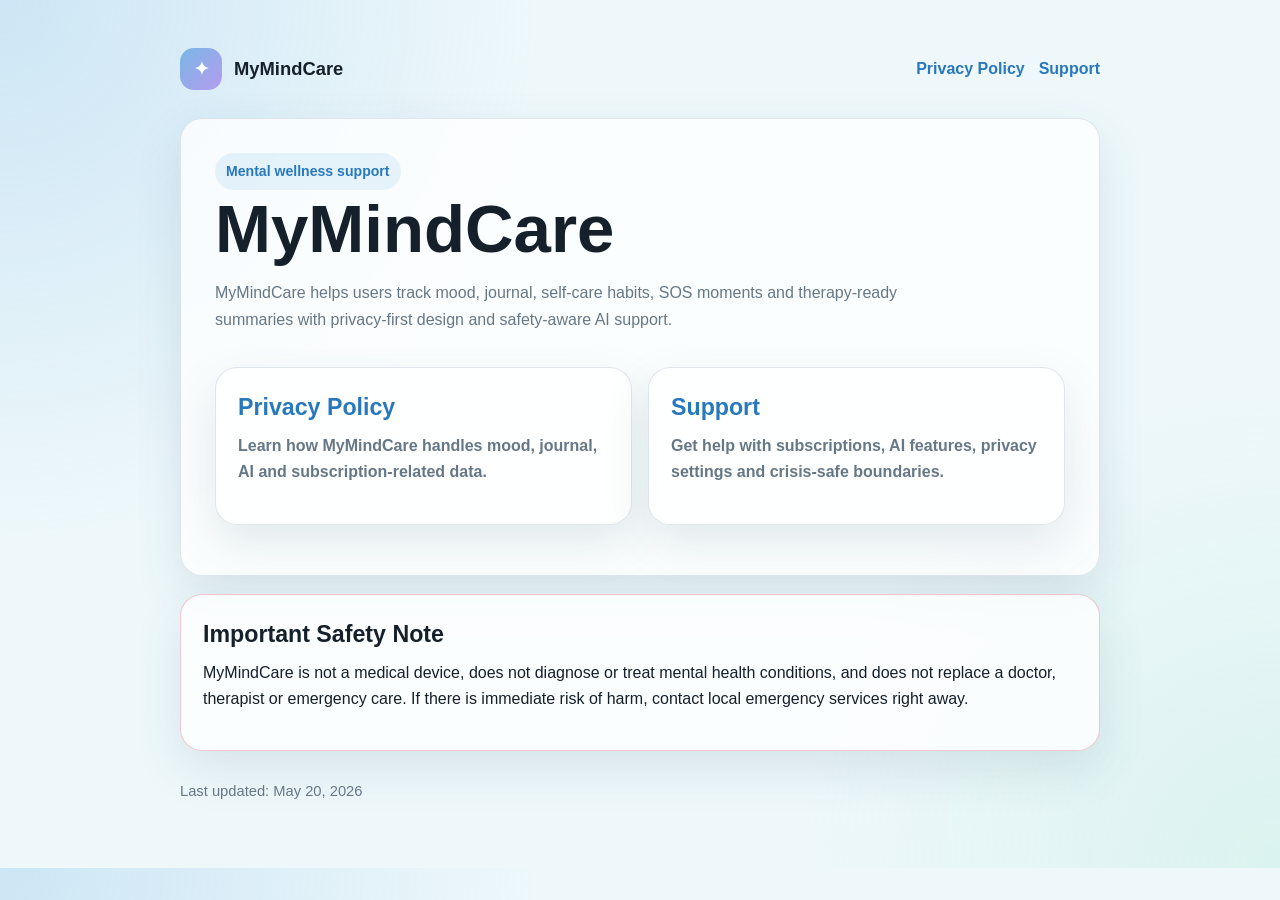
<file: index.html>
<!doctype html>
<html lang="en">
<head>
  <meta charset="utf-8">
  <meta name="viewport" content="width=device-width, initial-scale=1">
  <title>MyMindCare</title>
  <meta name="description" content="MyMindCare support and privacy information.">
  <link rel="stylesheet" href="styles.css">
</head>
<body>
  <main class="page">
    <header>
      <div class="brand">
        <span class="mark">✦</span>
        <span>MyMindCare</span>
      </div>
      <nav aria-label="Main navigation">
        <a href="privacy.html">Privacy Policy</a>
        <a href="support.html">Support</a>
      </nav>
    </header>

    <section class="hero">
      <span class="pill">Mental wellness support</span>
      <h1>MyMindCare</h1>
      <p class="muted">
        MyMindCare helps users track mood, journal, self-care habits, SOS moments and therapy-ready summaries with privacy-first design and safety-aware AI support.
      </p>
      <div class="grid">
        <a class="card" href="privacy.html">
          <h2>Privacy Policy</h2>
          <p class="muted">Learn how MyMindCare handles mood, journal, AI and subscription-related data.</p>
        </a>
        <a class="card" href="support.html">
          <h2>Support</h2>
          <p class="muted">Get help with subscriptions, AI features, privacy settings and crisis-safe boundaries.</p>
        </a>
      </div>
    </section>

    <section class="card warning">
      <h2>Important Safety Note</h2>
      <p>
        MyMindCare is not a medical device, does not diagnose or treat mental health conditions, and does not replace a doctor, therapist or emergency care. If there is immediate risk of harm, contact local emergency services right away.
      </p>
    </section>

    <footer>
      Last updated: May 20, 2026
    </footer>
  </main>
</body>
</html>
</file>
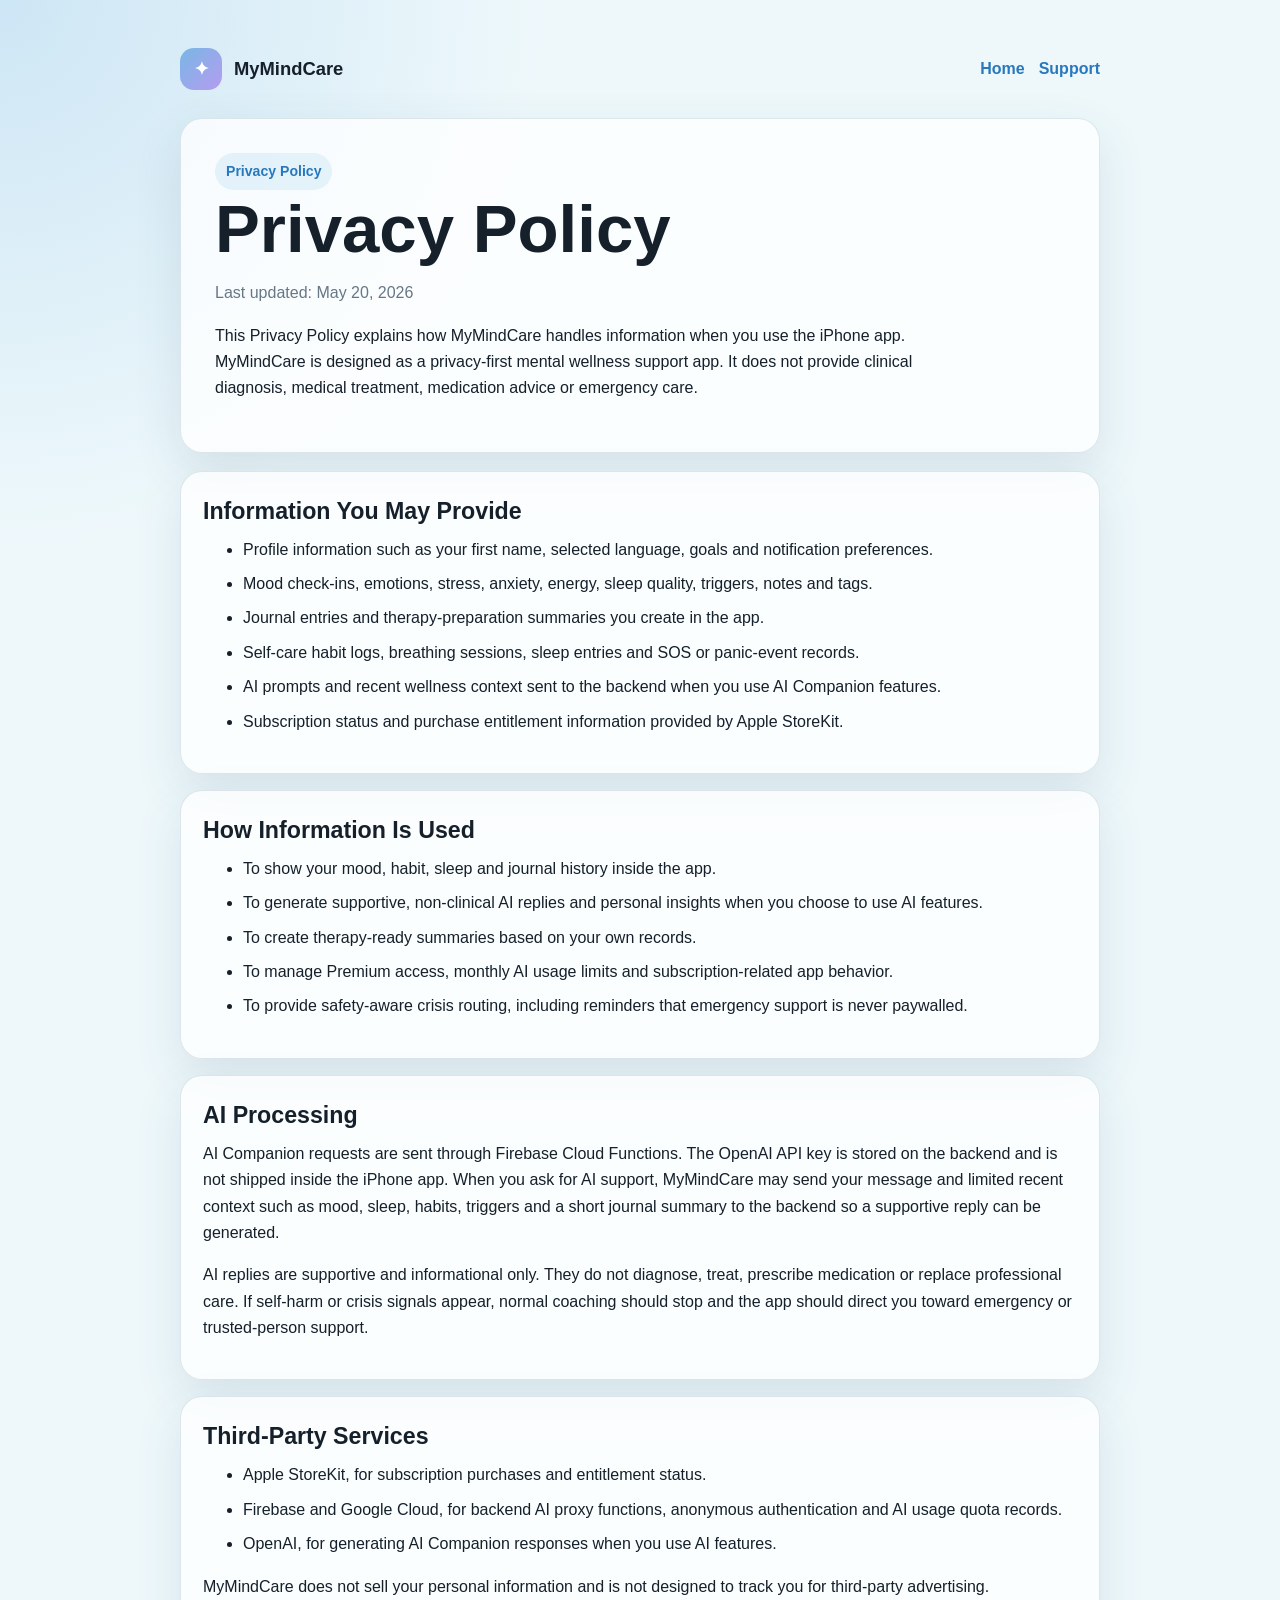
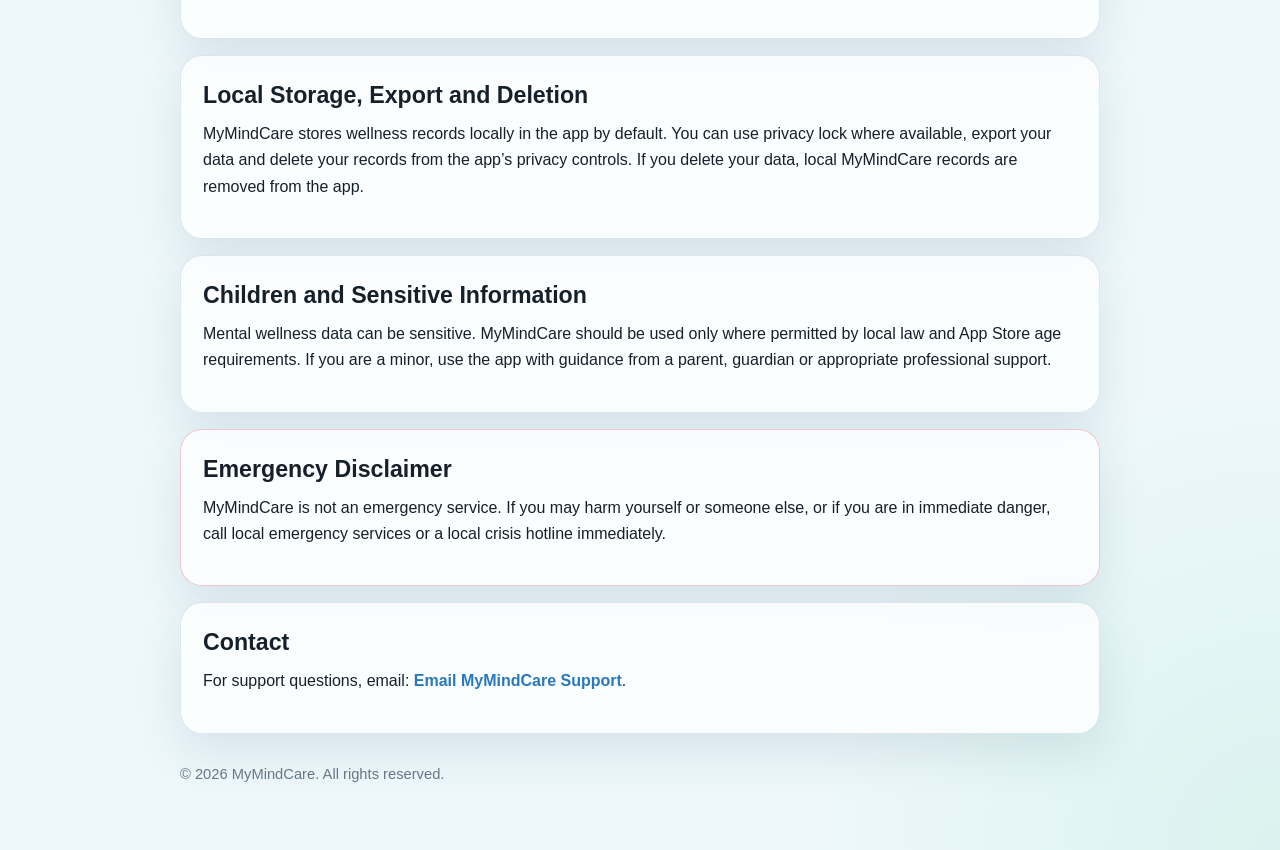
<file: privacy.html>
<!doctype html>
<html lang="en">
<head>
  <meta charset="utf-8">
  <meta name="viewport" content="width=device-width, initial-scale=1">
  <title>Privacy Policy - MyMindCare</title>
  <meta name="description" content="Privacy Policy for MyMindCare.">
  <link rel="stylesheet" href="styles.css">
</head>
<body>
  <main class="page">
    <header>
      <div class="brand">
        <span class="mark">✦</span>
        <span>MyMindCare</span>
      </div>
      <nav aria-label="Main navigation">
        <a href="index.html">Home</a>
        <a href="support.html">Support</a>
      </nav>
    </header>

    <section class="hero">
      <span class="pill">Privacy Policy</span>
      <h1>Privacy Policy</h1>
      <p class="muted">Last updated: May 20, 2026</p>
      <p>
        This Privacy Policy explains how MyMindCare handles information when you use the iPhone app. MyMindCare is designed as a privacy-first mental wellness support app. It does not provide clinical diagnosis, medical treatment, medication advice or emergency care.
      </p>
    </section>

    <section class="card">
      <h2>Information You May Provide</h2>
      <ul>
        <li>Profile information such as your first name, selected language, goals and notification preferences.</li>
        <li>Mood check-ins, emotions, stress, anxiety, energy, sleep quality, triggers, notes and tags.</li>
        <li>Journal entries and therapy-preparation summaries you create in the app.</li>
        <li>Self-care habit logs, breathing sessions, sleep entries and SOS or panic-event records.</li>
        <li>AI prompts and recent wellness context sent to the backend when you use AI Companion features.</li>
        <li>Subscription status and purchase entitlement information provided by Apple StoreKit.</li>
      </ul>
    </section>

    <section class="card">
      <h2>How Information Is Used</h2>
      <ul>
        <li>To show your mood, habit, sleep and journal history inside the app.</li>
        <li>To generate supportive, non-clinical AI replies and personal insights when you choose to use AI features.</li>
        <li>To create therapy-ready summaries based on your own records.</li>
        <li>To manage Premium access, monthly AI usage limits and subscription-related app behavior.</li>
        <li>To provide safety-aware crisis routing, including reminders that emergency support is never paywalled.</li>
      </ul>
    </section>

    <section class="card">
      <h2>AI Processing</h2>
      <p>
        AI Companion requests are sent through Firebase Cloud Functions. The OpenAI API key is stored on the backend and is not shipped inside the iPhone app. When you ask for AI support, MyMindCare may send your message and limited recent context such as mood, sleep, habits, triggers and a short journal summary to the backend so a supportive reply can be generated.
      </p>
      <p>
        AI replies are supportive and informational only. They do not diagnose, treat, prescribe medication or replace professional care. If self-harm or crisis signals appear, normal coaching should stop and the app should direct you toward emergency or trusted-person support.
      </p>
    </section>

    <section class="card">
      <h2>Third-Party Services</h2>
      <ul>
        <li>Apple StoreKit, for subscription purchases and entitlement status.</li>
        <li>Firebase and Google Cloud, for backend AI proxy functions, anonymous authentication and AI usage quota records.</li>
        <li>OpenAI, for generating AI Companion responses when you use AI features.</li>
      </ul>
      <p>
        MyMindCare does not sell your personal information and is not designed to track you for third-party advertising.
      </p>
    </section>

    <section class="card">
      <h2>Local Storage, Export and Deletion</h2>
      <p>
        MyMindCare stores wellness records locally in the app by default. You can use privacy lock where available, export your data and delete your records from the app’s privacy controls. If you delete your data, local MyMindCare records are removed from the app.
      </p>
    </section>

    <section class="card">
      <h2>Children and Sensitive Information</h2>
      <p>
        Mental wellness data can be sensitive. MyMindCare should be used only where permitted by local law and App Store age requirements. If you are a minor, use the app with guidance from a parent, guardian or appropriate professional support.
      </p>
    </section>

    <section class="card warning">
      <h2>Emergency Disclaimer</h2>
      <p>
        MyMindCare is not an emergency service. If you may harm yourself or someone else, or if you are in immediate danger, call local emergency services or a local crisis hotline immediately.
      </p>
    </section>

    <section class="card">
      <h2>Contact</h2>
      <p>
        For support questions, email:  <a class="button" href="mailto:support@lydia-labs.com?subject=MyMindCare%20Support">Email MyMindCare Support</a>.
      </p>
    </section>

    <footer>
      © 2026 MyMindCare. All rights reserved.
    </footer>
  </main>
</body>
</html>
</file>
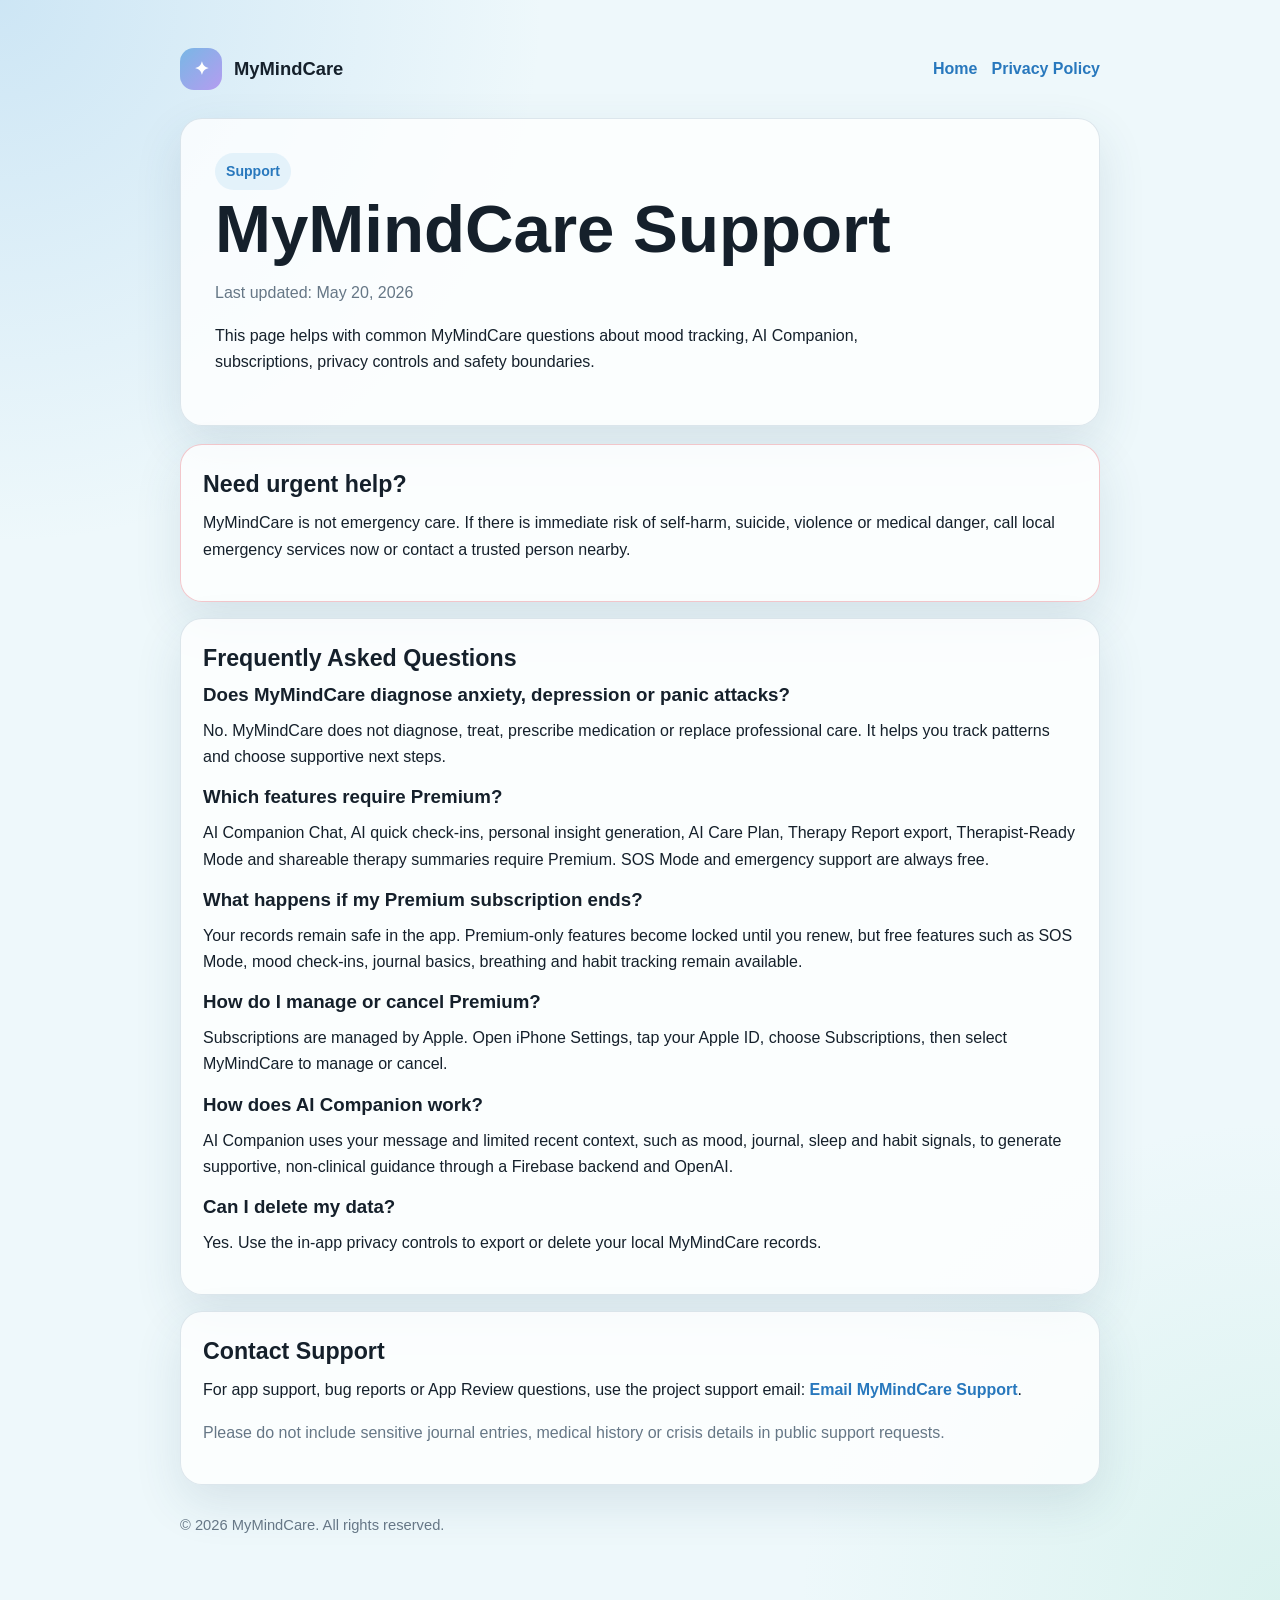
<file: support.html>
<!doctype html>
<html lang="en">
<head>
  <meta charset="utf-8">
  <meta name="viewport" content="width=device-width, initial-scale=1">
  <title>Support - MyMindCare</title>
  <meta name="description" content="Support information for MyMindCare.">
  <link rel="stylesheet" href="styles.css">
</head>
<body>
  <main class="page">
    <header>
      <div class="brand">
        <span class="mark">✦</span>
        <span>MyMindCare</span>
      </div>
      <nav aria-label="Main navigation">
        <a href="index.html">Home</a>
        <a href="privacy.html">Privacy Policy</a>
      </nav>
    </header>

    <section class="hero">
      <span class="pill">Support</span>
      <h1>MyMindCare Support</h1>
      <p class="muted">Last updated: May 20, 2026</p>
      <p>
        This page helps with common MyMindCare questions about mood tracking, AI Companion, subscriptions, privacy controls and safety boundaries.
      </p>
    </section>

    <section class="card warning">
      <h2>Need urgent help?</h2>
      <p>
        MyMindCare is not emergency care. If there is immediate risk of self-harm, suicide, violence or medical danger, call local emergency services now or contact a trusted person nearby.
      </p>
    </section>

    <section class="card">
      <h2>Frequently Asked Questions</h2>
      <h3>Does MyMindCare diagnose anxiety, depression or panic attacks?</h3>
      <p>No. MyMindCare does not diagnose, treat, prescribe medication or replace professional care. It helps you track patterns and choose supportive next steps.</p>

      <h3>Which features require Premium?</h3>
      <p>AI Companion Chat, AI quick check-ins, personal insight generation, AI Care Plan, Therapy Report export, Therapist-Ready Mode and shareable therapy summaries require Premium. SOS Mode and emergency support are always free.</p>

      <h3>What happens if my Premium subscription ends?</h3>
      <p>Your records remain safe in the app. Premium-only features become locked until you renew, but free features such as SOS Mode, mood check-ins, journal basics, breathing and habit tracking remain available.</p>

      <h3>How do I manage or cancel Premium?</h3>
      <p>Subscriptions are managed by Apple. Open iPhone Settings, tap your Apple ID, choose Subscriptions, then select MyMindCare to manage or cancel.</p>

      <h3>How does AI Companion work?</h3>
      <p>AI Companion uses your message and limited recent context, such as mood, journal, sleep and habit signals, to generate supportive, non-clinical guidance through a Firebase backend and OpenAI.</p>

      <h3>Can I delete my data?</h3>
      <p>Yes. Use the in-app privacy controls to export or delete your local MyMindCare records.</p>
    </section>

    <section class="card">
      <h2>Contact Support</h2>
      <p>
        For app support, bug reports or App Review questions, use the project support email:
        <a class="button" href="mailto:support@lydia-labs.com?subject=MyMindCare%20Support">Email MyMindCare Support</a>.
      </p>
      <p class="muted">
        Please do not include sensitive journal entries, medical history or crisis details in public support requests.
      </p>
    </section>

    <footer>
      © 2026 MyMindCare. All rights reserved.
    </footer>
  </main>
</body>
</html>
</file>
<file: styles.css>
:root {
  color-scheme: light dark;
  --bg: #eef8fb;
  --panel: rgba(255, 255, 255, 0.78);
  --text: #15202b;
  --muted: #667786;
  --blue: #78b7e5;
  --lavender: #b59cf0;
  --mint: #9be0c8;
  --border: rgba(80, 120, 150, 0.18);
}

@media (prefers-color-scheme: dark) {
  :root {
    --bg: #101827;
    --panel: rgba(22, 32, 48, 0.82);
    --text: #eef5fb;
    --muted: #a9b5c3;
    --border: rgba(180, 210, 240, 0.16);
  }
}

* {
  box-sizing: border-box;
}

body {
  margin: 0;
  font-family: -apple-system, BlinkMacSystemFont, "SF Pro Text", "Segoe UI", sans-serif;
  background:
    radial-gradient(circle at top left, rgba(120, 183, 229, 0.28), transparent 34rem),
    radial-gradient(circle at bottom right, rgba(155, 224, 200, 0.24), transparent 30rem),
    var(--bg);
  color: var(--text);
  line-height: 1.65;
}

.page {
  width: min(920px, calc(100% - 32px));
  margin: 0 auto;
  padding: 48px 0 64px;
}

header {
  display: flex;
  justify-content: space-between;
  gap: 20px;
  align-items: center;
  margin-bottom: 28px;
}

.brand {
  display: flex;
  gap: 12px;
  align-items: center;
  font-weight: 800;
  font-size: 1.15rem;
}

.mark {
  display: grid;
  place-items: center;
  width: 42px;
  height: 42px;
  border-radius: 14px;
  background: linear-gradient(135deg, var(--blue), var(--lavender));
  color: white;
}

nav {
  display: flex;
  gap: 14px;
  flex-wrap: wrap;
}

a {
  color: #2878bd;
  font-weight: 650;
  text-decoration: none;
}

a:hover {
  text-decoration: underline;
}

.hero,
.card {
  background: var(--panel);
  border: 1px solid var(--border);
  border-radius: 22px;
  box-shadow: 0 18px 48px rgba(40, 80, 110, 0.12);
}

.hero {
  padding: 34px;
  margin-bottom: 18px;
}

.hero p {
  max-width: 720px;
}

.grid {
  display: grid;
  grid-template-columns: repeat(auto-fit, minmax(240px, 1fr));
  gap: 16px;
  margin-top: 18px;
}

.card {
  padding: 22px;
  margin: 16px 0;
}

h1,
h2,
h3 {
  line-height: 1.16;
  margin: 0 0 12px;
}

h1 {
  font-size: clamp(2.2rem, 7vw, 4.2rem);
  letter-spacing: 0;
}

h2 {
  font-size: 1.45rem;
  margin-top: 4px;
}

p,
ul {
  margin-top: 0;
}

li {
  margin: 8px 0;
}

.muted {
  color: var(--muted);
}

.pill {
  display: inline-flex;
  padding: 7px 11px;
  border-radius: 999px;
  background: rgba(120, 183, 229, 0.16);
  color: #2878bd;
  font-weight: 750;
  font-size: 0.88rem;
}

.warning {
  border-color: rgba(224, 86, 96, 0.32);
}

footer {
  color: var(--muted);
  font-size: 0.92rem;
  margin-top: 28px;
}

@media (max-width: 680px) {
  header {
    align-items: flex-start;
    flex-direction: column;
  }

  .hero {
    padding: 24px;
  }
}
</file>
